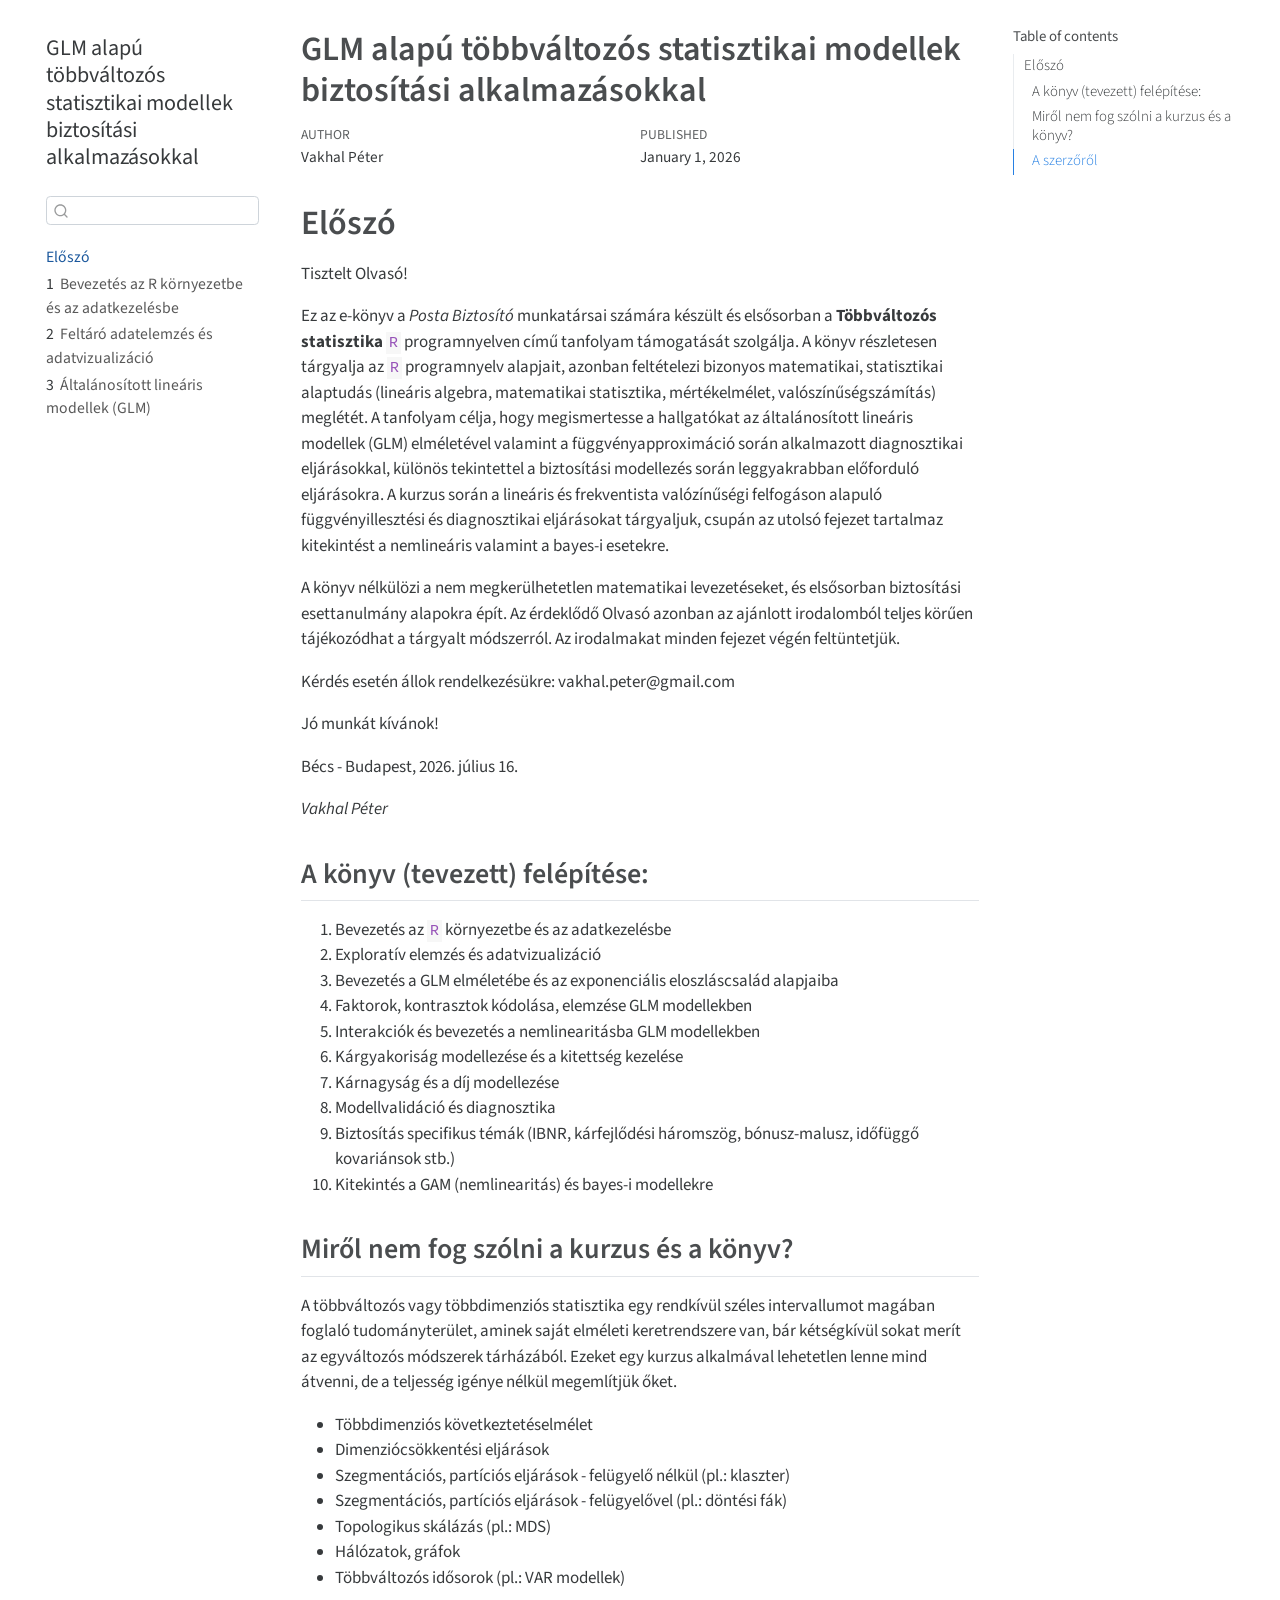
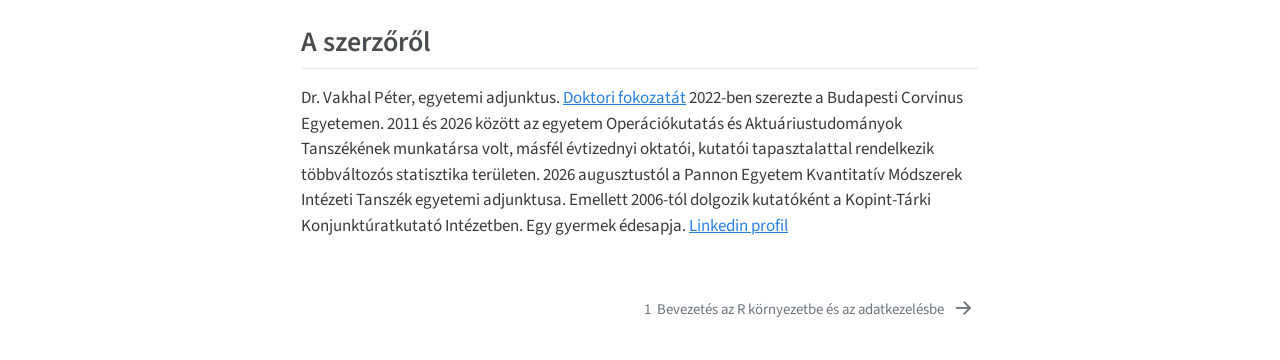
<file: index.html>
<!DOCTYPE html>
<html xmlns="http://www.w3.org/1999/xhtml" lang="en" xml:lang="en"><head>

<meta charset="utf-8">
<meta name="generator" content="quarto-1.3.450">

<meta name="viewport" content="width=device-width, initial-scale=1.0, user-scalable=yes">

<meta name="author" content="Vakhal Péter">
<meta name="dcterms.date" content="2026-01-01">

<title>GLM alapú többváltozós statisztikai modellek biztosítási alkalmazásokkal</title>
<style>
code{white-space: pre-wrap;}
span.smallcaps{font-variant: small-caps;}
div.columns{display: flex; gap: min(4vw, 1.5em);}
div.column{flex: auto; overflow-x: auto;}
div.hanging-indent{margin-left: 1.5em; text-indent: -1.5em;}
ul.task-list{list-style: none;}
ul.task-list li input[type="checkbox"] {
  width: 0.8em;
  margin: 0 0.8em 0.2em -1em; /* quarto-specific, see https://github.com/quarto-dev/quarto-cli/issues/4556 */ 
  vertical-align: middle;
}
</style>


<script src="site_libs/quarto-nav/quarto-nav.js"></script>
<script src="site_libs/quarto-nav/headroom.min.js"></script>
<script src="site_libs/clipboard/clipboard.min.js"></script>
<script src="site_libs/quarto-search/autocomplete.umd.js"></script>
<script src="site_libs/quarto-search/fuse.min.js"></script>
<script src="site_libs/quarto-search/quarto-search.js"></script>
<meta name="quarto:offset" content="./">
<link href="./1_Bevezetes.html" rel="next">
<script src="site_libs/quarto-html/quarto.js"></script>
<script src="site_libs/quarto-html/popper.min.js"></script>
<script src="site_libs/quarto-html/tippy.umd.min.js"></script>
<script src="site_libs/quarto-html/anchor.min.js"></script>
<link href="site_libs/quarto-html/tippy.css" rel="stylesheet">
<link href="site_libs/quarto-html/quarto-syntax-highlighting.css" rel="stylesheet" id="quarto-text-highlighting-styles">
<script src="site_libs/bootstrap/bootstrap.min.js"></script>
<link href="site_libs/bootstrap/bootstrap-icons.css" rel="stylesheet">
<link href="site_libs/bootstrap/bootstrap.min.css" rel="stylesheet" id="quarto-bootstrap" data-mode="light">
<script id="quarto-search-options" type="application/json">{
  "location": "sidebar",
  "copy-button": false,
  "collapse-after": 3,
  "panel-placement": "start",
  "type": "textbox",
  "limit": 20,
  "language": {
    "search-no-results-text": "No results",
    "search-matching-documents-text": "matching documents",
    "search-copy-link-title": "Copy link to search",
    "search-hide-matches-text": "Hide additional matches",
    "search-more-match-text": "more match in this document",
    "search-more-matches-text": "more matches in this document",
    "search-clear-button-title": "Clear",
    "search-detached-cancel-button-title": "Cancel",
    "search-submit-button-title": "Submit",
    "search-label": "Search"
  }
}</script>


</head>

<body class="nav-sidebar floating">

<div id="quarto-search-results"></div>
  <header id="quarto-header" class="headroom fixed-top">
  <nav class="quarto-secondary-nav">
    <div class="container-fluid d-flex">
      <button type="button" class="quarto-btn-toggle btn" data-bs-toggle="collapse" data-bs-target="#quarto-sidebar,#quarto-sidebar-glass" aria-controls="quarto-sidebar" aria-expanded="false" aria-label="Toggle sidebar navigation" onclick="if (window.quartoToggleHeadroom) { window.quartoToggleHeadroom(); }">
        <i class="bi bi-layout-text-sidebar-reverse"></i>
      </button>
      <nav class="quarto-page-breadcrumbs" aria-label="breadcrumb"><ol class="breadcrumb"><li class="breadcrumb-item"><a href="./index.html">Előszó</a></li></ol></nav>
      <a class="flex-grow-1" role="button" data-bs-toggle="collapse" data-bs-target="#quarto-sidebar,#quarto-sidebar-glass" aria-controls="quarto-sidebar" aria-expanded="false" aria-label="Toggle sidebar navigation" onclick="if (window.quartoToggleHeadroom) { window.quartoToggleHeadroom(); }">      
      </a>
      <button type="button" class="btn quarto-search-button" aria-label="" onclick="window.quartoOpenSearch();">
        <i class="bi bi-search"></i>
      </button>
    </div>
  </nav>
</header>
<!-- content -->
<div id="quarto-content" class="quarto-container page-columns page-rows-contents page-layout-article">
<!-- sidebar -->
  <nav id="quarto-sidebar" class="sidebar collapse collapse-horizontal sidebar-navigation floating overflow-auto">
    <div class="pt-lg-2 mt-2 text-left sidebar-header">
    <div class="sidebar-title mb-0 py-0">
      <a href="./">GLM alapú többváltozós statisztikai modellek biztosítási alkalmazásokkal</a> 
    </div>
      </div>
        <div class="mt-2 flex-shrink-0 align-items-center">
        <div class="sidebar-search">
        <div id="quarto-search" class="" title="Search"></div>
        </div>
        </div>
    <div class="sidebar-menu-container"> 
    <ul class="list-unstyled mt-1">
        <li class="sidebar-item">
  <div class="sidebar-item-container"> 
  <a href="./index.html" class="sidebar-item-text sidebar-link active">
 <span class="menu-text">Előszó</span></a>
  </div>
</li>
        <li class="sidebar-item">
  <div class="sidebar-item-container"> 
  <a href="./1_Bevezetes.html" class="sidebar-item-text sidebar-link">
 <span class="menu-text"><span class="chapter-number">1</span>&nbsp; <span class="chapter-title">Bevezetés az R környezetbe és az adatkezelésbe</span></span></a>
  </div>
</li>
        <li class="sidebar-item">
  <div class="sidebar-item-container"> 
  <a href="./2_EDA.html" class="sidebar-item-text sidebar-link">
 <span class="menu-text"><span class="chapter-number">2</span>&nbsp; <span class="chapter-title">Feltáró adatelemzés és adatvizualizáció</span></span></a>
  </div>
</li>
        <li class="sidebar-item">
  <div class="sidebar-item-container"> 
  <a href="./3_GLM.html" class="sidebar-item-text sidebar-link">
 <span class="menu-text"><span class="chapter-number">3</span>&nbsp; <span class="chapter-title">Általánosított lineáris modellek (GLM)</span></span></a>
  </div>
</li>
    </ul>
    </div>
</nav>
<div id="quarto-sidebar-glass" data-bs-toggle="collapse" data-bs-target="#quarto-sidebar,#quarto-sidebar-glass"></div>
<!-- margin-sidebar -->
    <div id="quarto-margin-sidebar" class="sidebar margin-sidebar">
        <nav id="TOC" role="doc-toc" class="toc-active">
    <h2 id="toc-title">Table of contents</h2>
   
  <ul>
  <li><a href="#előszó" id="toc-előszó" class="nav-link active" data-scroll-target="#előszó">Előszó</a>
  <ul class="collapse">
  <li><a href="#a-könyv-tevezett-felépítése" id="toc-a-könyv-tevezett-felépítése" class="nav-link" data-scroll-target="#a-könyv-tevezett-felépítése">A könyv (tevezett) felépítése:</a></li>
  <li><a href="#miről-nem-fog-szólni-a-kurzus-és-a-könyv" id="toc-miről-nem-fog-szólni-a-kurzus-és-a-könyv" class="nav-link" data-scroll-target="#miről-nem-fog-szólni-a-kurzus-és-a-könyv">Miről nem fog szólni a kurzus és a könyv?</a></li>
  <li><a href="#a-szerzőről" id="toc-a-szerzőről" class="nav-link" data-scroll-target="#a-szerzőről">A szerzőről</a></li>
  </ul></li>
  </ul>
</nav>
    </div>
<!-- main -->
<main class="content" id="quarto-document-content">

<header id="title-block-header" class="quarto-title-block default">
<div class="quarto-title">
<h1 class="title">GLM alapú többváltozós statisztikai modellek biztosítási alkalmazásokkal</h1>
</div>



<div class="quarto-title-meta">

    <div>
    <div class="quarto-title-meta-heading">Author</div>
    <div class="quarto-title-meta-contents">
             <p>Vakhal Péter </p>
          </div>
  </div>
    
    <div>
    <div class="quarto-title-meta-heading">Published</div>
    <div class="quarto-title-meta-contents">
      <p class="date">January 1, 2026</p>
    </div>
  </div>
  
    
  </div>
  

</header>

<section id="előszó" class="level1 unnumbered">
<h1 class="unnumbered">Előszó</h1>
<p>Tisztelt Olvasó!</p>
<p>Ez az e-könyv a <em>Posta Biztosító</em> munkatársai számára készült és elsősorban a <strong>Többváltozós statisztika</strong> <code>R</code> programnyelven című tanfolyam támogatását szolgálja. A könyv részletesen tárgyalja az <code>R</code> programnyelv alapjait, azonban feltételezi bizonyos matematikai, statisztikai alaptudás (lineáris algebra, matematikai statisztika, mértékelmélet, valószínűségszámítás) meglétét. A tanfolyam célja, hogy megismertesse a hallgatókat az általánosított lineáris modellek (GLM) elméletével valamint a függvényapproximáció során alkalmazott diagnosztikai eljárásokkal, különös tekintettel a biztosítási modellezés során leggyakrabban előforduló eljárásokra. A kurzus során a lineáris és frekventista valózínűségi felfogáson alapuló függvényillesztési és diagnosztikai eljárásokat tárgyaljuk, csupán az utolsó fejezet tartalmaz kitekintést a nemlineáris valamint a bayes-i esetekre.</p>
<p>A könyv nélkülözi a nem megkerülhetetlen matematikai levezetéseket, és elsősorban biztosítási esettanulmány alapokra épít. Az érdeklődő Olvasó azonban az ajánlott irodalomból teljes körűen tájékozódhat a tárgyalt módszerról. Az irodalmakat minden fejezet végén feltüntetjük.</p>
<p>Kérdés esetén állok rendelkezésükre: vakhal.peter@gmail.com</p>
<p>Jó munkát kívánok!</p>
<p>Bécs - Budapest, 2026. július 16.</p>
<p><em>Vakhal Péter</em></p>
<section id="a-könyv-tevezett-felépítése" class="level2">
<h2 class="anchored" data-anchor-id="a-könyv-tevezett-felépítése">A könyv (tevezett) felépítése:</h2>
<ol type="1">
<li>Bevezetés az <code>R</code> környezetbe és az adatkezelésbe</li>
<li>Exploratív elemzés és adatvizualizáció</li>
<li>Bevezetés a GLM elméletébe és az exponenciális eloszláscsalád alapjaiba</li>
<li>Faktorok, kontrasztok kódolása, elemzése GLM modellekben</li>
<li>Interakciók és bevezetés a nemlinearitásba GLM modellekben</li>
<li>Kárgyakoriság modellezése és a kitettség kezelése</li>
<li>Kárnagyság és a díj modellezése</li>
<li>Modellvalidáció és diagnosztika</li>
<li>Biztosítás specifikus témák (IBNR, kárfejlődési háromszög, bónusz-malusz, időfüggő kovariánsok stb.)</li>
<li>Kitekintés a GAM (nemlinearitás) és bayes-i modellekre</li>
</ol>
</section>
<section id="miről-nem-fog-szólni-a-kurzus-és-a-könyv" class="level2">
<h2 class="anchored" data-anchor-id="miről-nem-fog-szólni-a-kurzus-és-a-könyv">Miről nem fog szólni a kurzus és a könyv?</h2>
<p>A többváltozós vagy többdimenziós statisztika egy rendkívül széles intervallumot magában foglaló tudományterület, aminek saját elméleti keretrendszere van, bár kétségkívül sokat merít az egyváltozós módszerek tárházából. Ezeket egy kurzus alkalmával lehetetlen lenne mind átvenni, de a teljesség igénye nélkül megemlítjük őket.</p>
<ul>
<li>Többdimenziós következtetéselmélet</li>
<li>Dimenziócsökkentési eljárások</li>
<li>Szegmentációs, partíciós eljárások - felügyelő nélkül (pl.: klaszter)</li>
<li>Szegmentációs, partíciós eljárások - felügyelővel (pl.: döntési fák)</li>
<li>Topologikus skálázás (pl.: MDS)</li>
<li>Hálózatok, gráfok</li>
<li>Többváltozós idősorok (pl.: VAR modellek)</li>
</ul>
</section>
<section id="a-szerzőről" class="level2">
<h2 class="anchored" data-anchor-id="a-szerzőről">A szerzőről</h2>
<p>Dr.&nbsp;Vakhal Péter, egyetemi adjunktus. <a href="https://phd.lib.uni-corvinus.hu/1180/19/Vakhal_Peter_den.pdf">Doktori fokozatát</a> 2022-ben szerezte a Budapesti Corvinus Egyetemen. 2011 és 2026 között az egyetem Operációkutatás és Aktuáriustudományok Tanszékének munkatársa volt, másfél évtizednyi oktatói, kutatói tapasztalattal rendelkezik többváltozós statisztika területen. 2026 augusztustól a Pannon Egyetem Kvantitatív Módszerek Intézeti Tanszék egyetemi adjunktusa. Emellett 2006-tól dolgozik kutatóként a Kopint-Tárki Konjunktúratkutató Intézetben. Egy gyermek édesapja. <a href="https://www.linkedin.com/in/peter-vakhal-9b5a33298">Linkedin profil</a></p>


</section>
</section>

</main> <!-- /main -->
<script id="quarto-html-after-body" type="application/javascript">
window.document.addEventListener("DOMContentLoaded", function (event) {
  const toggleBodyColorMode = (bsSheetEl) => {
    const mode = bsSheetEl.getAttribute("data-mode");
    const bodyEl = window.document.querySelector("body");
    if (mode === "dark") {
      bodyEl.classList.add("quarto-dark");
      bodyEl.classList.remove("quarto-light");
    } else {
      bodyEl.classList.add("quarto-light");
      bodyEl.classList.remove("quarto-dark");
    }
  }
  const toggleBodyColorPrimary = () => {
    const bsSheetEl = window.document.querySelector("link#quarto-bootstrap");
    if (bsSheetEl) {
      toggleBodyColorMode(bsSheetEl);
    }
  }
  toggleBodyColorPrimary();  
  const icon = "";
  const anchorJS = new window.AnchorJS();
  anchorJS.options = {
    placement: 'right',
    icon: icon
  };
  anchorJS.add('.anchored');
  const isCodeAnnotation = (el) => {
    for (const clz of el.classList) {
      if (clz.startsWith('code-annotation-')) {                     
        return true;
      }
    }
    return false;
  }
  const clipboard = new window.ClipboardJS('.code-copy-button', {
    text: function(trigger) {
      const codeEl = trigger.previousElementSibling.cloneNode(true);
      for (const childEl of codeEl.children) {
        if (isCodeAnnotation(childEl)) {
          childEl.remove();
        }
      }
      return codeEl.innerText;
    }
  });
  clipboard.on('success', function(e) {
    // button target
    const button = e.trigger;
    // don't keep focus
    button.blur();
    // flash "checked"
    button.classList.add('code-copy-button-checked');
    var currentTitle = button.getAttribute("title");
    button.setAttribute("title", "Copied!");
    let tooltip;
    if (window.bootstrap) {
      button.setAttribute("data-bs-toggle", "tooltip");
      button.setAttribute("data-bs-placement", "left");
      button.setAttribute("data-bs-title", "Copied!");
      tooltip = new bootstrap.Tooltip(button, 
        { trigger: "manual", 
          customClass: "code-copy-button-tooltip",
          offset: [0, -8]});
      tooltip.show();    
    }
    setTimeout(function() {
      if (tooltip) {
        tooltip.hide();
        button.removeAttribute("data-bs-title");
        button.removeAttribute("data-bs-toggle");
        button.removeAttribute("data-bs-placement");
      }
      button.setAttribute("title", currentTitle);
      button.classList.remove('code-copy-button-checked');
    }, 1000);
    // clear code selection
    e.clearSelection();
  });
  function tippyHover(el, contentFn) {
    const config = {
      allowHTML: true,
      content: contentFn,
      maxWidth: 500,
      delay: 100,
      arrow: false,
      appendTo: function(el) {
          return el.parentElement;
      },
      interactive: true,
      interactiveBorder: 10,
      theme: 'quarto',
      placement: 'bottom-start'
    };
    window.tippy(el, config); 
  }
  const noterefs = window.document.querySelectorAll('a[role="doc-noteref"]');
  for (var i=0; i<noterefs.length; i++) {
    const ref = noterefs[i];
    tippyHover(ref, function() {
      // use id or data attribute instead here
      let href = ref.getAttribute('data-footnote-href') || ref.getAttribute('href');
      try { href = new URL(href).hash; } catch {}
      const id = href.replace(/^#\/?/, "");
      const note = window.document.getElementById(id);
      return note.innerHTML;
    });
  }
      let selectedAnnoteEl;
      const selectorForAnnotation = ( cell, annotation) => {
        let cellAttr = 'data-code-cell="' + cell + '"';
        let lineAttr = 'data-code-annotation="' +  annotation + '"';
        const selector = 'span[' + cellAttr + '][' + lineAttr + ']';
        return selector;
      }
      const selectCodeLines = (annoteEl) => {
        const doc = window.document;
        const targetCell = annoteEl.getAttribute("data-target-cell");
        const targetAnnotation = annoteEl.getAttribute("data-target-annotation");
        const annoteSpan = window.document.querySelector(selectorForAnnotation(targetCell, targetAnnotation));
        const lines = annoteSpan.getAttribute("data-code-lines").split(",");
        const lineIds = lines.map((line) => {
          return targetCell + "-" + line;
        })
        let top = null;
        let height = null;
        let parent = null;
        if (lineIds.length > 0) {
            //compute the position of the single el (top and bottom and make a div)
            const el = window.document.getElementById(lineIds[0]);
            top = el.offsetTop;
            height = el.offsetHeight;
            parent = el.parentElement.parentElement;
          if (lineIds.length > 1) {
            const lastEl = window.document.getElementById(lineIds[lineIds.length - 1]);
            const bottom = lastEl.offsetTop + lastEl.offsetHeight;
            height = bottom - top;
          }
          if (top !== null && height !== null && parent !== null) {
            // cook up a div (if necessary) and position it 
            let div = window.document.getElementById("code-annotation-line-highlight");
            if (div === null) {
              div = window.document.createElement("div");
              div.setAttribute("id", "code-annotation-line-highlight");
              div.style.position = 'absolute';
              parent.appendChild(div);
            }
            div.style.top = top - 2 + "px";
            div.style.height = height + 4 + "px";
            let gutterDiv = window.document.getElementById("code-annotation-line-highlight-gutter");
            if (gutterDiv === null) {
              gutterDiv = window.document.createElement("div");
              gutterDiv.setAttribute("id", "code-annotation-line-highlight-gutter");
              gutterDiv.style.position = 'absolute';
              const codeCell = window.document.getElementById(targetCell);
              const gutter = codeCell.querySelector('.code-annotation-gutter');
              gutter.appendChild(gutterDiv);
            }
            gutterDiv.style.top = top - 2 + "px";
            gutterDiv.style.height = height + 4 + "px";
          }
          selectedAnnoteEl = annoteEl;
        }
      };
      const unselectCodeLines = () => {
        const elementsIds = ["code-annotation-line-highlight", "code-annotation-line-highlight-gutter"];
        elementsIds.forEach((elId) => {
          const div = window.document.getElementById(elId);
          if (div) {
            div.remove();
          }
        });
        selectedAnnoteEl = undefined;
      };
      // Attach click handler to the DT
      const annoteDls = window.document.querySelectorAll('dt[data-target-cell]');
      for (const annoteDlNode of annoteDls) {
        annoteDlNode.addEventListener('click', (event) => {
          const clickedEl = event.target;
          if (clickedEl !== selectedAnnoteEl) {
            unselectCodeLines();
            const activeEl = window.document.querySelector('dt[data-target-cell].code-annotation-active');
            if (activeEl) {
              activeEl.classList.remove('code-annotation-active');
            }
            selectCodeLines(clickedEl);
            clickedEl.classList.add('code-annotation-active');
          } else {
            // Unselect the line
            unselectCodeLines();
            clickedEl.classList.remove('code-annotation-active');
          }
        });
      }
  const findCites = (el) => {
    const parentEl = el.parentElement;
    if (parentEl) {
      const cites = parentEl.dataset.cites;
      if (cites) {
        return {
          el,
          cites: cites.split(' ')
        };
      } else {
        return findCites(el.parentElement)
      }
    } else {
      return undefined;
    }
  };
  var bibliorefs = window.document.querySelectorAll('a[role="doc-biblioref"]');
  for (var i=0; i<bibliorefs.length; i++) {
    const ref = bibliorefs[i];
    const citeInfo = findCites(ref);
    if (citeInfo) {
      tippyHover(citeInfo.el, function() {
        var popup = window.document.createElement('div');
        citeInfo.cites.forEach(function(cite) {
          var citeDiv = window.document.createElement('div');
          citeDiv.classList.add('hanging-indent');
          citeDiv.classList.add('csl-entry');
          var biblioDiv = window.document.getElementById('ref-' + cite);
          if (biblioDiv) {
            citeDiv.innerHTML = biblioDiv.innerHTML;
          }
          popup.appendChild(citeDiv);
        });
        return popup.innerHTML;
      });
    }
  }
});
</script>
<nav class="page-navigation">
  <div class="nav-page nav-page-previous">
  </div>
  <div class="nav-page nav-page-next">
      <a href="./1_Bevezetes.html" class="pagination-link">
        <span class="nav-page-text"><span class="chapter-number">1</span>&nbsp; <span class="chapter-title">Bevezetés az R környezetbe és az adatkezelésbe</span></span> <i class="bi bi-arrow-right-short"></i>
      </a>
  </div>
</nav>
</div> <!-- /content -->



</body></html>
</file>
<file: site_libs/quarto-html/tippy.css>
.tippy-box[data-animation=fade][data-state=hidden]{opacity:0}[data-tippy-root]{max-width:calc(100vw - 10px)}.tippy-box{position:relative;background-color:#333;color:#fff;border-radius:4px;font-size:14px;line-height:1.4;white-space:normal;outline:0;transition-property:transform,visibility,opacity}.tippy-box[data-placement^=top]>.tippy-arrow{bottom:0}.tippy-box[data-placement^=top]>.tippy-arrow:before{bottom:-7px;left:0;border-width:8px 8px 0;border-top-color:initial;transform-origin:center top}.tippy-box[data-placement^=bottom]>.tippy-arrow{top:0}.tippy-box[data-placement^=bottom]>.tippy-arrow:before{top:-7px;left:0;border-width:0 8px 8px;border-bottom-color:initial;transform-origin:center bottom}.tippy-box[data-placement^=left]>.tippy-arrow{right:0}.tippy-box[data-placement^=left]>.tippy-arrow:before{border-width:8px 0 8px 8px;border-left-color:initial;right:-7px;transform-origin:center left}.tippy-box[data-placement^=right]>.tippy-arrow{left:0}.tippy-box[data-placement^=right]>.tippy-arrow:before{left:-7px;border-width:8px 8px 8px 0;border-right-color:initial;transform-origin:center right}.tippy-box[data-inertia][data-state=visible]{transition-timing-function:cubic-bezier(.54,1.5,.38,1.11)}.tippy-arrow{width:16px;height:16px;color:#333}.tippy-arrow:before{content:"";position:absolute;border-color:transparent;border-style:solid}.tippy-content{position:relative;padding:5px 9px;z-index:1}
</file>
<file: site_libs/quarto-html/quarto-syntax-highlighting.css>
/* quarto syntax highlight colors */
:root {
  --quarto-hl-ot-color: #003B4F;
  --quarto-hl-at-color: #657422;
  --quarto-hl-ss-color: #20794D;
  --quarto-hl-an-color: #5E5E5E;
  --quarto-hl-fu-color: #4758AB;
  --quarto-hl-st-color: #20794D;
  --quarto-hl-cf-color: #003B4F;
  --quarto-hl-op-color: #5E5E5E;
  --quarto-hl-er-color: #AD0000;
  --quarto-hl-bn-color: #AD0000;
  --quarto-hl-al-color: #AD0000;
  --quarto-hl-va-color: #111111;
  --quarto-hl-bu-color: inherit;
  --quarto-hl-ex-color: inherit;
  --quarto-hl-pp-color: #AD0000;
  --quarto-hl-in-color: #5E5E5E;
  --quarto-hl-vs-color: #20794D;
  --quarto-hl-wa-color: #5E5E5E;
  --quarto-hl-do-color: #5E5E5E;
  --quarto-hl-im-color: #00769E;
  --quarto-hl-ch-color: #20794D;
  --quarto-hl-dt-color: #AD0000;
  --quarto-hl-fl-color: #AD0000;
  --quarto-hl-co-color: #5E5E5E;
  --quarto-hl-cv-color: #5E5E5E;
  --quarto-hl-cn-color: #8f5902;
  --quarto-hl-sc-color: #5E5E5E;
  --quarto-hl-dv-color: #AD0000;
  --quarto-hl-kw-color: #003B4F;
}

/* other quarto variables */
:root {
  --quarto-font-monospace: SFMono-Regular, Menlo, Monaco, Consolas, "Liberation Mono", "Courier New", monospace;
}

pre > code.sourceCode > span {
  color: #003B4F;
}

code span {
  color: #003B4F;
}

code.sourceCode > span {
  color: #003B4F;
}

div.sourceCode,
div.sourceCode pre.sourceCode {
  color: #003B4F;
}

code span.ot {
  color: #003B4F;
  font-style: inherit;
}

code span.at {
  color: #657422;
  font-style: inherit;
}

code span.ss {
  color: #20794D;
  font-style: inherit;
}

code span.an {
  color: #5E5E5E;
  font-style: inherit;
}

code span.fu {
  color: #4758AB;
  font-style: inherit;
}

code span.st {
  color: #20794D;
  font-style: inherit;
}

code span.cf {
  color: #003B4F;
  font-style: inherit;
}

code span.op {
  color: #5E5E5E;
  font-style: inherit;
}

code span.er {
  color: #AD0000;
  font-style: inherit;
}

code span.bn {
  color: #AD0000;
  font-style: inherit;
}

code span.al {
  color: #AD0000;
  font-style: inherit;
}

code span.va {
  color: #111111;
  font-style: inherit;
}

code span.bu {
  font-style: inherit;
}

code span.ex {
  font-style: inherit;
}

code span.pp {
  color: #AD0000;
  font-style: inherit;
}

code span.in {
  color: #5E5E5E;
  font-style: inherit;
}

code span.vs {
  color: #20794D;
  font-style: inherit;
}

code span.wa {
  color: #5E5E5E;
  font-style: italic;
}

code span.do {
  color: #5E5E5E;
  font-style: italic;
}

code span.im {
  color: #00769E;
  font-style: inherit;
}

code span.ch {
  color: #20794D;
  font-style: inherit;
}

code span.dt {
  color: #AD0000;
  font-style: inherit;
}

code span.fl {
  color: #AD0000;
  font-style: inherit;
}

code span.co {
  color: #5E5E5E;
  font-style: inherit;
}

code span.cv {
  color: #5E5E5E;
  font-style: italic;
}

code span.cn {
  color: #8f5902;
  font-style: inherit;
}

code span.sc {
  color: #5E5E5E;
  font-style: inherit;
}

code span.dv {
  color: #AD0000;
  font-style: inherit;
}

code span.kw {
  color: #003B4F;
  font-style: inherit;
}

.prevent-inlining {
  content: "</";
}

/*# sourceMappingURL=debc5d5d77c3f9108843748ff7464032.css.map */
</file>
